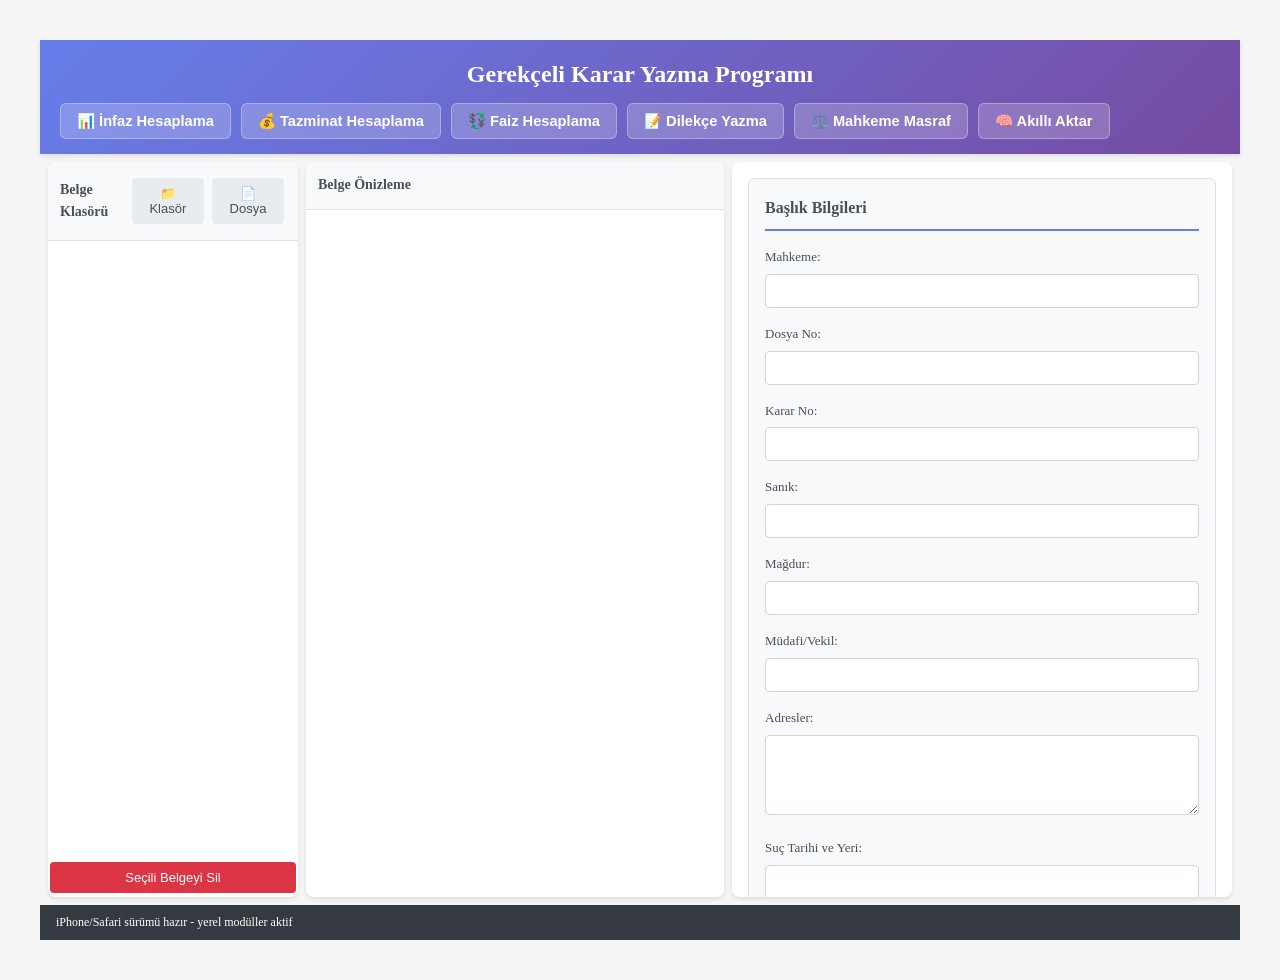
<file: index.html>
<!DOCTYPE html>
<html lang="tr">
<head>
    <meta charset="UTF-8">
    <meta name="viewport" content="width=device-width, initial-scale=1.0">
    <title>Gerekçeli Karar Yazma Programı</title>
    <meta name="theme-color" content="#0f5f86">
    <meta name="apple-mobile-web-app-capable" content="yes">
    <meta name="apple-mobile-web-app-title" content="Karar Yazma">
    <link rel="manifest" href="manifest.webmanifest">
    <link rel="stylesheet" href="styles.css">
</head>
<body>
    <div class="container">
        <header class="header">
            <h1>Gerekçeli Karar Yazma Programı</h1>
            <div class="toolbar">
                <button id="btn-infaz" class="tool-btn">📊 İnfaz Hesaplama</button>
                <button id="btn-tazminat" class="tool-btn">💰 Tazminat Hesaplama</button>
                <button id="btn-faiz" class="tool-btn">💱 Faiz Hesaplama</button>
                <button id="btn-dilekce" class="tool-btn">📝 Dilekçe Yazma</button>
                <button id="btn-mahkeme-masraf" class="tool-btn">⚖️ Mahkeme Masraf</button>
                <button id="btn-akilli-aktar" class="tool-btn">🧠 Akıllı Aktar</button>
            </div>
        </header>

        <div class="main-content">
            <div class="left-panel">
                <div class="panel-header">
                    <h3>Belge Klasörü</h3>
                    <div style="display:flex;gap:4px;">
                        <button id="btn-select-folder" class="btn-small">📁 Klasör</button>
                        <button id="btn-select-file" class="btn-small">📄 Dosya</button>
                    </div>
                </div>
                <div id="folder-tree" class="folder-tree"></div>
                <button id="btn-delete" class="btn-danger">Seçili Belgeyi Sil</button>
            </div>

            <div class="center-panel">
                <div class="panel-header">
                    <h3>Belge Önizleme</h3>
                </div>
                <div id="preview" class="preview"></div>
            </div>

            <div class="right-panel">
                <div class="scrollable-content">
                    <div class="section">
                        <h3>Başlık Bilgileri</h3>
                        <div class="form-group">
                            <label>Mahkeme:</label>
                            <input type="text" id="mahkeme" class="form-input">
                        </div>
                        <div class="form-group">
                            <label>Dosya No:</label>
                            <input type="text" id="esas_no" class="form-input">
                        </div>
                        <div class="form-group">
                            <label>Karar No:</label>
                            <input type="text" id="karar_no" class="form-input">
                        </div>
                        <div class="form-group">
                            <label>Sanık:</label>
                            <input type="text" id="sanik_ad" class="form-input">
                        </div>
                        <div class="form-group">
                            <label>Mağdur:</label>
                            <input type="text" id="magdur_ad" class="form-input">
                        </div>
                        <div class="form-group">
                            <label>Müdafi/Vekil:</label>
                            <input type="text" id="avukatlar" class="form-input">
                        </div>
                        <div class="form-group">
                            <label>Adresler:</label>
                            <textarea id="adresler" class="form-textarea" rows="2"></textarea>
                        </div>
                        <div class="form-group">
                            <label>Suç Tarihi ve Yeri:</label>
                            <input type="text" id="suc_tarih_yer" class="form-input">
                        </div>
                        <div class="form-group">
                            <label>Sevk Maddesi:</label>
                            <input type="text" id="sevk_maddeleri" class="form-input">
                        </div>
                    </div>

                    <div class="section">
                        <h3>Ceza Hesaplama</h3>
                        <div class="form-group">
                            <label>Temel Ceza (Yıl):</label>
                            <input type="number" id="ceza-yil" class="form-input" min="0" step="0.1">
                        </div>
                        <div class="form-group">
                            <label>Temel Ceza (Ay):</label>
                            <input type="number" id="ceza-ay" class="form-input" min="0" max="11" step="1">
                        </div>
                        <div class="form-group">
                            <label>Temel Ceza (Gün):</label>
                            <input type="number" id="ceza-gun" class="form-input" min="0" step="1">
                        </div>
                        <div class="form-group">
                            <label>Para Cezası (Gün):</label>
                            <input type="number" id="ceza-para-gun" class="form-input" min="0" step="1">
                        </div>
                        
                        <div class="button-group">
                            <h4>Artırımlar</h4>
                            <button class="btn-small" data-action="add-artirim" data-madde="TCK 61" data-oran="0.5">TCK 61 (%50)</button>
                            <button class="btn-small" data-action="add-artirim" data-madde="TCK 62" data-oran="0.5">TCK 62 (%50)</button>
                        </div>
                        
                        <div class="button-group">
                            <h4>İndirimler</h4>
                            <button class="btn-small" data-action="add-indirim" data-madde="TCK 39" data-oran="0.25">TCK 39 (%25)</button>
                            <button class="btn-small" data-action="add-indirim" data-madde="TCK 62" data-oran="0.166">TCK 62 (1/6)</button>
                            <button class="btn-small" data-action="add-indirim" data-madde="TCK 29" data-oran="0.25">TCK 29 (%25)</button>
                        </div>
                        
                        <button id="btn-hesapla-ceza" class="btn-primary">Ceza Hesapla</button>
                        <div id="ceza-sonuc" class="result-box"></div>
                        <button id="btn-cezayi-hukume-ekle" class="btn-secondary">Hesaplanan Cezayı Hüküm Bölümüne Ekle</button>
                    </div>

                    <div class="section">
                        <h3>Bölümler</h3>
                        <div class="form-group">
                            <label>I. İddianame Özeti:</label>
                            <textarea id="iddianame" class="form-textarea" rows="5"></textarea>
                            <button class="btn-small" data-action="append-selection" data-section="iddianame">Seçili Metni Ekle</button>
                        </div>
                        <div class="form-group">
                            <label>II. Sanık Savunması:</label>
                            <textarea id="savunma" class="form-textarea" rows="5"></textarea>
                            <button class="btn-small" data-action="append-selection" data-section="savunma">Seçili Metni Ekle</button>
                        </div>
                        <div class="form-group">
                            <label>III. Tanık Beyanları:</label>
                            <textarea id="tanik" class="form-textarea" rows="5"></textarea>
                            <button class="btn-small" data-action="append-selection" data-section="tanik">Seçili Metni Ekle</button>
                        </div>
                        <div class="form-group">
                            <label>IV. Adli Raporların Değerlendirilmesi:</label>
                            <textarea id="rapor" class="form-textarea" rows="5"></textarea>
                            <button class="btn-small" data-action="append-selection" data-section="rapor">Seçili Metni Ekle</button>
                        </div>
                        <div class="form-group">
                            <label>V. Hukuki Gerekçe:</label>
                            <textarea id="hukuki" class="form-textarea" rows="5"></textarea>
                            <button class="btn-small" data-action="append-selection" data-section="hukuki">Seçili Metni Ekle</button>
                        </div>
                        <div class="form-group">
                            <label>VI. Hüküm:</label>
                            <textarea id="hukum" class="form-textarea" rows="5"></textarea>
                            <button class="btn-small" data-action="append-selection" data-section="hukum">Seçili Metni Ekle</button>
                        </div>
                    </div>

                    <div class="section">
                        <h3>İşlemler</h3>
                        <button id="btn-export-docx" class="btn-primary">Word'e Aktar (DOCX)</button>
                        <button id="btn-export-html" class="btn-secondary">HTML Olarak Kaydet</button>
                        <button id="btn-load-udf" class="btn-secondary">UDF Şablon Yükle</button>
                        <button id="btn-update-preview" class="btn-secondary">Önizlemeyi Güncelle</button>
                    </div>

                    <div class="section">
                        <h3>Gerekçeli Karar Taslağı</h3>
                        <div id="template-preview" class="template-preview"></div>
                    </div>
                </div>
            </div>
        </div>

        <div class="status-bar">
            <span id="status-text">Hazır</span>
        </div>
    </div>

    <!-- Modal Pencereler -->
    <!-- İnfaz Hesaplama Modal -->
    <div id="modal-infaz" class="modal">
        <div class="modal-content large-modal infaz-modal">
            <div class="modal-header">
                <h2>📊 İnfaz Hesaplama</h2>
                <span class="infaz-modul-etiket">TCK m.63 mahsup · 5275 m.107 yaş indirimi · m.108</span>
                <span class="close" data-modal="infaz">&times;</span>
            </div>
            <div class="modal-body infaz-modal-body">
                <div class="infaz-layout">
                    <!-- Orta panel: ceza ve tarih bilgileri -->
                    <div class="infaz-orta-panel">
                        <div class="infaz-bilgi-banner">
                            Bu sürümde <strong>TCK m.63 tutukluluk mahsubu</strong> ve
                            <strong>5275 m.107 yaş indirimi</strong> (15 altı: 1=3 gün, 15-18: 1=2 gün) uygulanır.
                            Takvim hesabı: yıl 365/366 gün, aylar gerçek uzunluklarıyla.
                        </div>
                        <div class="form-section">
                            <h3>Ceza Bilgileri</h3>
                            <div class="form-row">
                                <div class="form-group">
                                    <label>Ceza (Yıl):</label>
                                    <input type="number" id="infaz-yil" class="form-input" min="0" max="100" value="0">
                                </div>
                                <div class="form-group">
                                    <label>Ceza (Ay):</label>
                                    <input type="number" id="infaz-ay" class="form-input" min="0" max="11" value="0">
                                </div>
                                <div class="form-group">
                                    <label>Ceza (Gün):</label>
                                    <input type="number" id="infaz-gun" class="form-input" min="0" max="365" value="0">
                                </div>
                            </div>
                        </div>

                        <div class="form-section">
                            <h3>Tarih Bilgileri</h3>
                            <div class="form-row">
                                <div class="form-group">
                                    <label>Suç Tarihi:</label>
                                    <input type="date" id="infaz-suc-tarihi" class="form-input">
                                </div>
                                <div class="form-group">
                                    <label>Cezaevi Giriş Tarihi:</label>
                                    <input type="date" id="infaz-cezaevi-giris" class="form-input">
                                </div>
                            </div>
                        </div>

                        <div class="form-section infaz-mahsup-section">
                            <h3>TCK m.63 — Tutukluluk Mahsubu</h3>
                            <p class="infaz-not">Ceza infazına başlamadan önce tutuklu kalınan süre cezadan düşülür. Tahliye edilip sonra cezaevine girildiyse yalnızca tutukluluk süresi mahsup edilir.</p>
                            <div class="form-row">
                                <div class="form-group">
                                    <label>Tutuklama Tarihi:</label>
                                    <input type="date" id="infaz-tutuklama-tarihi" class="form-input">
                                </div>
                                <div class="form-group">
                                    <label>Tutukluluk Tahliye Tarihi:</label>
                                    <input type="date" id="infaz-tutukluluk-tahliye" class="form-input">
                                </div>
                            </div>
                            <div class="form-group">
                                <label>Mahsup Özeti (otomatik):</label>
                                <input type="text" id="infaz-mahsup-ozet" class="form-input infaz-readonly infaz-mahsup-ozet-kutu" readonly placeholder="Tutuklama/tahliye tarihlerinden hesaplanır">
                            </div>
                            <div class="form-group">
                                <label><input type="checkbox" id="infaz-manuel-mahsup"> Mahsup süresini manuel gir (yıl / ay / gün)</label>
                            </div>
                            <div id="infaz-manuel-mahsup-grup" class="form-row" style="display:none;">
                                <div class="form-group">
                                    <label>Mahsup (Yıl):</label>
                                    <input type="number" id="infaz-mahsup-yil" class="form-input" min="0" value="0">
                                </div>
                                <div class="form-group">
                                    <label>Mahsup (Ay):</label>
                                    <input type="number" id="infaz-mahsup-ay" class="form-input" min="0" max="11" value="0">
                                </div>
                                <div class="form-group">
                                    <label>Mahsup (Gün):</label>
                                    <input type="number" id="infaz-mahsup-gun" class="form-input" min="0" value="0">
                                </div>
                            </div>
                        </div>

                        <div class="form-section infaz-yas-section">
                            <h3>5275 m.107 — Yaş ve Fiili İnfaz İndirimi</h3>
                            <p class="infaz-not">18 yaşından küçüklerde cezaevinde geçen her gün, yaşa göre katlanarak sayılır. Doğum tarihi giriniz.</p>
                            <div class="form-group">
                                <label>Doğum Tarihi:</label>
                                <input type="date" id="infaz-dogum-tarihi" class="form-input">
                            </div>
                            <div id="infaz-yas-info" class="infaz-yas-info">
                                Doğum tarihi girildiğinde yaş grubu ve m.107 indirimi burada gösterilir.
                            </div>
                            <div id="infaz-yas-badge" class="infaz-yas-badge" style="display:none;"></div>
                        </div>

                        <div class="form-section">
                            <h3>Hesaplanan Tarihler</h3>
                            <div class="form-row">
                                <div class="form-group">
                                    <label>Koşullu Salıverilme Tarihi:</label>
                                    <input type="text" id="infaz-kosullu-tarih" class="form-input infaz-readonly" readonly placeholder="Hesaplanacak">
                                </div>
                                <div class="form-group">
                                    <label>Hakederek Tahliye Tarihi:</label>
                                    <input type="text" id="infaz-hakederek-tarih" class="form-input infaz-readonly" readonly placeholder="Hesaplanacak">
                                </div>
                            </div>
                            <div class="form-row">
                                <div class="form-group">
                                    <label>Denetimli Serbestlik Bitişi:</label>
                                    <input type="text" id="infaz-tahliye-tarih" class="form-input infaz-readonly" readonly placeholder="Denetimli seçilirse">
                                </div>
                            </div>
                        </div>

                        <div class="form-section">
                            <h3>5275 m.108 — Otomatik İnfaz Oranı</h3>
                            <div id="infaz-rejim-bilgi" class="infaz-rejim-bilgi">
                                Suç tarihine göre infaz oranı otomatik belirlenir.
                            </div>
                            <div class="form-row infaz-oran-ozet">
                                <div class="form-group">
                                    <label>Uygulanan Oran:</label>
                                    <input type="text" id="infaz-oran-goster" class="form-input infaz-readonly" readonly value="—">
                                </div>
                                <div class="form-group">
                                    <label>Madde Açıklaması:</label>
                                    <input type="text" id="infaz-madde-aciklama" class="form-input infaz-readonly" readonly value="—">
                                </div>
                            </div>
                            <div class="form-group">
                                <label><input type="checkbox" id="infaz-manuel-oran"> Manuel oran seç (otomatik yerine)</label>
                            </div>
                            <div id="infaz-manuel-oran-grup" class="radio-group" style="display:none;">
                                <label><input type="radio" name="infaz-orani" value="0.5" checked> 1/2 (m.107/2 genel)</label>
                                <label><input type="radio" name="infaz-orani" value="0.667"> 2/3 (m.107/2 istisna / m.108/1 tekerrür)</label>
                                <label><input type="radio" name="infaz-orani" value="0.75"> 3/4 (m.108/9 istisna suç)</label>
                            </div>
                        </div>
                    </div>

                    <!-- Yan panel: istisna suçlar ve özel durumlar -->
                    <div class="infaz-yan-panel">
                        <div class="form-section">
                            <h3>İstisna Suçlar (m.108/9)</h3>
                            <div class="checkbox-group">
                                <label><input type="checkbox" id="infaz-tck102" class="infaz-istisna"> TCK 102 — Cinsel Saldırı</label>
                                <label><input type="checkbox" id="infaz-tck103" class="infaz-istisna"> TCK 103 — Çocukların Cinsel İstismarı</label>
                                <label><input type="checkbox" id="infaz-tck104" class="infaz-istisna"> TCK 104 — Reşit Olmayanla Cinsel İlişki</label>
                                <label><input type="checkbox" id="infaz-tck188" class="infaz-istisna"> TCK 188 — Uyuşturucu/Uyarıcı Madde</label>
                                <label><input type="checkbox" id="infaz-teror" class="infaz-istisna"> Terör suçları (3713 s.k.)</label>
                                <label><input type="checkbox" id="infaz-orgut" class="infaz-istisna"> Örgüt suçları (m.107/4)</label>
                            </div>
                            <p class="infaz-not">15-18 yaş grubunda istisna suçlarda oran 3/4 olarak uygulanır (7242 sonrası).</p>
                        </div>

                        <div class="form-section">
                            <h3>Özel Durumlar</h3>
                            <div class="checkbox-group">
                                <label><input type="checkbox" id="infaz-tekerrur"> Tekerrür (m.108/1)</label>
                                <label><input type="checkbox" id="infaz-ikinci-tekerrur"> İkinci tekerrür (m.108/13)</label>
                                <label><input type="checkbox" id="infaz-denetimli"> Denetimli Serbestlik (m.105/A)</label>
                            </div>
                            <input type="hidden" id="infaz-yas-grubu" value="Normal">
                        </div>
                    </div>
                </div>

                <div class="infaz-actions">
                    <button id="btn-hesapla-infaz" class="btn-primary">Hesapla</button>
                </div>
                <div id="infaz-hesap-ozet" class="infaz-hesap-ozet" style="display:none;">
                    <h3>Hesaplama Özeti</h3>
                    <div class="infaz-ozet-grid">
                        <div class="infaz-ozet-kutu"><span class="infaz-ozet-baslik">Toplam Ceza</span><span id="ozet-toplam-ceza" class="infaz-ozet-deger">—</span></div>
                        <div class="infaz-ozet-kutu infaz-ozet-mahsup"><span class="infaz-ozet-baslik">TCK m.63 Mahsup</span><span id="ozet-mahsup" class="infaz-ozet-deger">—</span></div>
                        <div class="infaz-ozet-kutu"><span class="infaz-ozet-baslik">Kalan Ceza</span><span id="ozet-kalan-ceza" class="infaz-ozet-deger">—</span></div>
                        <div class="infaz-ozet-kutu infaz-ozet-yas"><span class="infaz-ozet-baslik">5275 m.107 Yaş</span><span id="ozet-yas-indirimi" class="infaz-ozet-deger">—</span></div>
                        <div class="infaz-ozet-kutu"><span class="infaz-ozet-baslik">Koşullu Salıverilme</span><span id="ozet-kosullu" class="infaz-ozet-deger">—</span></div>
                        <div class="infaz-ozet-kutu"><span class="infaz-ozet-baslik">Hakederek Tahliye</span><span id="ozet-hakederek" class="infaz-ozet-deger">—</span></div>
                    </div>
                </div>
                <div id="infaz-sonuc" class="result-box infaz-sonuc" style="display:none;"></div>
            </div>
        </div>
    </div>

    <!-- Tazminat Hesaplama Modal -->
    <div id="modal-tazminat" class="modal">
        <div class="modal-content large-modal">
            <div class="modal-header">
                <h2>💰 Tazminat Hesaplama (CMK 141-142)</h2>
                <span class="close" data-modal="tazminat">&times;</span>
            </div>
            <div class="modal-body">
                <div class="form-section">
                    <h3>Hesaplama Türü</h3>
                    <div class="radio-group">
                        <label><input type="radio" name="tazminat-turu" value="beraat" checked> Beraat Tazminatı</label>
                        <label><input type="radio" name="tazminat-turu" value="el-koyma"> El Koyma Tazminatı</label>
                    </div>
                </div>
                
                <div id="tazminat-beraat">
                    <div class="form-section">
                        <h3>Beraat Tazminatı Bilgileri</h3>
                        <div class="form-group">
                            <label>Suç Tarihi:</label>
                            <input type="date" id="tazminat-suc-tarihi" class="form-input">
                        </div>
                        <div class="form-group">
                            <label>Gözaltı Tarihi:</label>
                            <input type="date" id="tazminat-gozalti" class="form-input">
                        </div>
                        <div class="form-group">
                            <label>Tutuklama Tarihi:</label>
                            <input type="date" id="tazminat-tutuklama" class="form-input">
                        </div>
                        <div class="form-group">
                            <label>Tahliye Tarihi:</label>
                            <input type="date" id="tazminat-tahliye" class="form-input">
                        </div>
                    </div>
                </div>
                
                <div id="tazminat-el-koyma" style="display:none;">
                    <div class="form-section">
                        <h3>El Koyma Tazminatı Bilgileri</h3>
                        <div class="form-group">
                            <label>Suç Tarihi:</label>
                            <input type="date" id="tazminat-el-koyma-suc-tarihi" class="form-input">
                        </div>
                        <div class="form-group">
                            <label>El Koyma Tarihi:</label>
                            <input type="date" id="tazminat-el-koyma-tarihi" class="form-input">
                        </div>
                        <div class="form-group">
                            <label>Karar Kaldırılma Tarihi:</label>
                            <input type="date" id="tazminat-karar-kaldirilma" class="form-input">
                        </div>
                        <div class="form-group">
                            <label>Mal Değeri (TL):</label>
                            <input type="number" id="tazminat-mal-degeri" class="form-input" min="0" step="0.01">
                        </div>
                    </div>
                </div>
                
                <button id="btn-hesapla-tazminat" class="btn-primary">Hesapla</button>
                <div id="tazminat-sonuc" class="result-box" style="display:none;"></div>
            </div>
        </div>
    </div>

    <!-- Faiz Hesaplama Modal -->
    <div id="modal-faiz" class="modal">
        <div class="modal-content large-modal">
            <div class="modal-header">
                <h2>💱 İki Tarih Arası Faiz Hesaplama</h2>
                <span class="close" data-modal="faiz">&times;</span>
            </div>
            <div class="modal-body">
                <div class="faiz-info-banner">
                    <strong>2026 oranları güncel:</strong> Yasal (avans) %39,75 — Reeskont %38,75
                    <span class="faiz-info-kaynak">TCMB 20.12.2025</span>
                </div>

                <div class="form-row faiz-toolbar">
                    <button type="button" id="btn-faiz-oran" class="btn-secondary btn-small">📋 Oran Tablosu</button>
                    <button type="button" id="btn-faiz-kanun" class="btn-secondary btn-small">📜 Kanun Özeti</button>
                </div>

                <div class="form-section">
                    <h3>Faiz Türü</h3>
                    <div class="radio-group">
                        <label><input type="radio" name="faiz-turu" value="yasal" checked> Yasal Faiz</label>
                        <label><input type="radio" name="faiz-turu" value="reeskont"> Reeskont Faiz</label>
                        <label><input type="radio" name="faiz-turu" value="her-ikisi"> Her İkisi</label>
                    </div>
                </div>

                <div class="form-row">
                    <div class="form-group">
                        <label>Ana Para (TL):</label>
                        <input type="number" id="faiz-ana-para" class="form-input" min="0" step="0.01" placeholder="0,00">
                    </div>
                    <div class="form-group">
                        <label>Başlangıç Tarihi:</label>
                        <input type="date" id="faiz-baslangic" class="form-input">
                    </div>
                    <div class="form-group">
                        <label>Bitiş Tarihi:</label>
                        <input type="date" id="faiz-bitis" class="form-input">
                    </div>
                </div>

                <div class="form-row faiz-actions">
                    <button id="btn-hesapla-faiz" class="btn-primary">Hesapla</button>
                    <button type="button" id="btn-faiz-kopyala" class="btn-secondary" style="display:none;">Detayı Kopyala</button>
                </div>

                <div id="faiz-ozet" class="faiz-ozet-grid" style="display:none;">
                    <div class="faiz-ozet-kutu">
                        <span class="faiz-ozet-label">Yasal Faiz</span>
                        <span id="faiz-ozet-yasal" class="faiz-ozet-deger">—</span>
                    </div>
                    <div class="faiz-ozet-kutu">
                        <span class="faiz-ozet-label">Reeskont Faiz</span>
                        <span id="faiz-ozet-reeskont" class="faiz-ozet-deger">—</span>
                    </div>
                    <div class="faiz-ozet-kutu faiz-ozet-toplam">
                        <span class="faiz-ozet-label">Toplam (Ana Para + Faiz)</span>
                        <span id="faiz-ozet-toplam" class="faiz-ozet-deger">—</span>
                    </div>
                </div>

                <pre id="faiz-detay" class="faiz-detay-pre" style="display:none;"></pre>
                <div id="faiz-sonuc" class="result-box" style="display:none;"></div>

                <div id="faiz-metin-modal" class="faiz-metin-overlay" style="display:none;">
                    <div class="faiz-metin-panel">
                        <div class="faiz-metin-header">
                            <h3 id="faiz-metin-baslik">Bilgi</h3>
                            <button type="button" id="btn-faiz-metin-kapat" class="btn-small">&times;</button>
                        </div>
                        <pre id="faiz-metin-icerik" class="faiz-metin-pre"></pre>
                    </div>
                </div>
            </div>
        </div>
    </div>

    <!-- Dilekçe Yazma Modal -->
    <div id="modal-dilekce" class="modal">
        <div class="modal-content large-modal">
            <div class="modal-header">
                <h2>📝 Dilekçe Yazma</h2>
                <span class="close" data-modal="dilekce">&times;</span>
            </div>
            <div class="modal-body">
                <div class="form-section">
                    <h3>Dilekçe Türü</h3>
                    <div class="form-group">
                        <select id="dilekce-turu" class="form-input">
                            <option value="istinaf">İstinaf Dilekçesi (CMK 272)</option>
                            <option value="temyiz">Temyiz Dilekçesi (CMK 286)</option>
                            <option value="savunma">Savunma Dilekçesi</option>
                            <option value="mudafilik">Müdafi Dilekçesi</option>
                            <option value="tazminat">Tazminat Dilekçesi (CMK 141-142)</option>
                            <option value="delil">Delil Sunma Dilekçesi</option>
                            <option value="genel">Genel Dilekçe</option>
                        </select>
                    </div>
                </div>

                <div class="form-row">
                    <div class="form-group">
                        <label>Mahkeme:</label>
                        <input type="text" id="dilekce-mahkeme" class="form-input" placeholder="Örn: ... Ağır Ceza Mahkemesi">
                    </div>
                    <div class="form-group">
                        <label>Üst Mahkeme (İstinaf/Temyiz):</label>
                        <input type="text" id="dilekce-ust-mahkeme" class="form-input" placeholder="Örn: ... Bölge Adliye Mahkemesi">
                    </div>
                </div>

                <div class="form-row">
                    <div class="form-group">
                        <label>Esas No:</label>
                        <input type="text" id="dilekce-esas-no" class="form-input">
                    </div>
                    <div class="form-group">
                        <label>Karar No:</label>
                        <input type="text" id="dilekce-karar-no" class="form-input">
                    </div>
                </div>

                <div class="form-row">
                    <div class="form-group">
                        <label>Dilekçe Sahibi / Sanık:</label>
                        <input type="text" id="dilekce-sahibi" class="form-input">
                    </div>
                    <div class="form-group">
                        <label>Müdafi / Vekil:</label>
                        <input type="text" id="dilekce-mudafi" class="form-input">
                    </div>
                </div>

                <div class="form-group">
                    <label>Adres:</label>
                    <textarea id="dilekce-adres" class="form-textarea" rows="2"></textarea>
                </div>

                <div class="form-row">
                    <div class="form-group">
                        <label>Konu:</label>
                        <input type="text" id="dilekce-konu" class="form-input" placeholder="Dilekçe konusu">
                    </div>
                    <div class="form-group">
                        <label>Tebliğ / Dilekçe Tarihi:</label>
                        <input type="date" id="dilekce-teblig-tarihi" class="form-input">
                    </div>
                </div>

                <div class="form-group">
                    <label>Ek Açıklamalar / Gerekçeler:</label>
                    <textarea id="dilekce-ek" class="form-textarea" rows="4" placeholder="Dilekçe gerekçelerinizi buraya yazın"></textarea>
                </div>

                <div class="form-row faiz-actions">
                    <button id="btn-dilekce-olustur" class="btn-primary">Şablon Oluştur</button>
                    <button type="button" id="btn-dilekce-kopyala" class="btn-secondary" style="display:none;">Kopyala</button>
                    <button type="button" id="btn-dilekce-kaydet" class="btn-secondary" style="display:none;">Kaydet (.txt)</button>
                    <button type="button" id="btn-dilekce-savunmaya-ekle" class="btn-secondary" style="display:none;">Savunmaya Ekle</button>
                </div>

                <div class="form-group" style="margin-top:12px;">
                    <label>Dilekçe Metni:</label>
                    <textarea id="dilekce-metin" class="form-textarea dilekce-metin" rows="18" placeholder="Şablon oluştur butonuna basın veya doğrudan yazın"></textarea>
                </div>
            </div>
        </div>
    </div>

    <!-- Mahkeme Masraf Hesaplama Modal -->
    <div id="modal-mahkeme-masraf" class="modal">
        <div class="modal-content large-modal">
            <div class="modal-header">
                <h2>⚖️ Mahkeme Masraf Hesaplama</h2>
                <span class="close" data-modal="mahkeme-masraf">&times;</span>
            </div>
            <div class="modal-body">
                <div class="form-section">
                    <h3>Dava Bilgileri</h3>
                    <div class="form-group">
                        <label>Dava Değeri (TL):</label>
                        <input type="number" id="masraf-dava-degeri" class="form-input" min="0" step="0.01">
                    </div>
                    <div class="form-group">
                        <label>Hüküm Altına Alınan Miktar (TL):</label>
                        <input type="number" id="masraf-hukum-miktari" class="form-input" min="0" step="0.01">
                    </div>
                    <div class="form-group">
                        <label>Kabul Oranı (%):</label>
                        <input type="number" id="masraf-kabul-orani" class="form-input" min="0" max="100" value="100" step="0.1">
                    </div>
                </div>
                
                <div class="form-section">
                    <h3>Masraflar</h3>
                    <div class="form-group">
                        <label>PTT Tebligat Sayısı:</label>
                        <input type="number" id="masraf-tebligat-sayisi" class="form-input" min="0" value="0">
                    </div>
                    <div class="form-group">
                        <label>Tebligat Türü:</label>
                        <select id="masraf-tebligat-turu" class="form-input">
                            <option value="normal">Normal (210 TL)</option>
                            <option value="hizli">Hızlı (420 TL)</option>
                            <option value="elektronik">Elektronik (15 TL)</option>
                        </select>
                    </div>
                    <div class="form-group">
                        <label>Keşif Masrafı (TL):</label>
                        <input type="number" id="masraf-kesif" class="form-input" min="0" step="0.01" value="0">
                    </div>
                </div>
                
                <button id="btn-hesapla-masraf" class="btn-primary">Hesapla</button>
                <div id="masraf-sonuc" class="result-box" style="display:none;"></div>
            </div>
        </div>
    </div>

    <script src="faiz-engine.js"></script>
    <script src="dilekce-engine.js"></script>
    <script src="karar-import-engine.js"></script>
    <script src="renderer.js"></script>
    <script src="smart-import-ui.js"></script>
    <script>
        if ('serviceWorker' in navigator && location.protocol !== 'file:') {
            navigator.serviceWorker.register('./sw.js').catch(() => {});
        }
    </script>
</body>
</html>
</file>
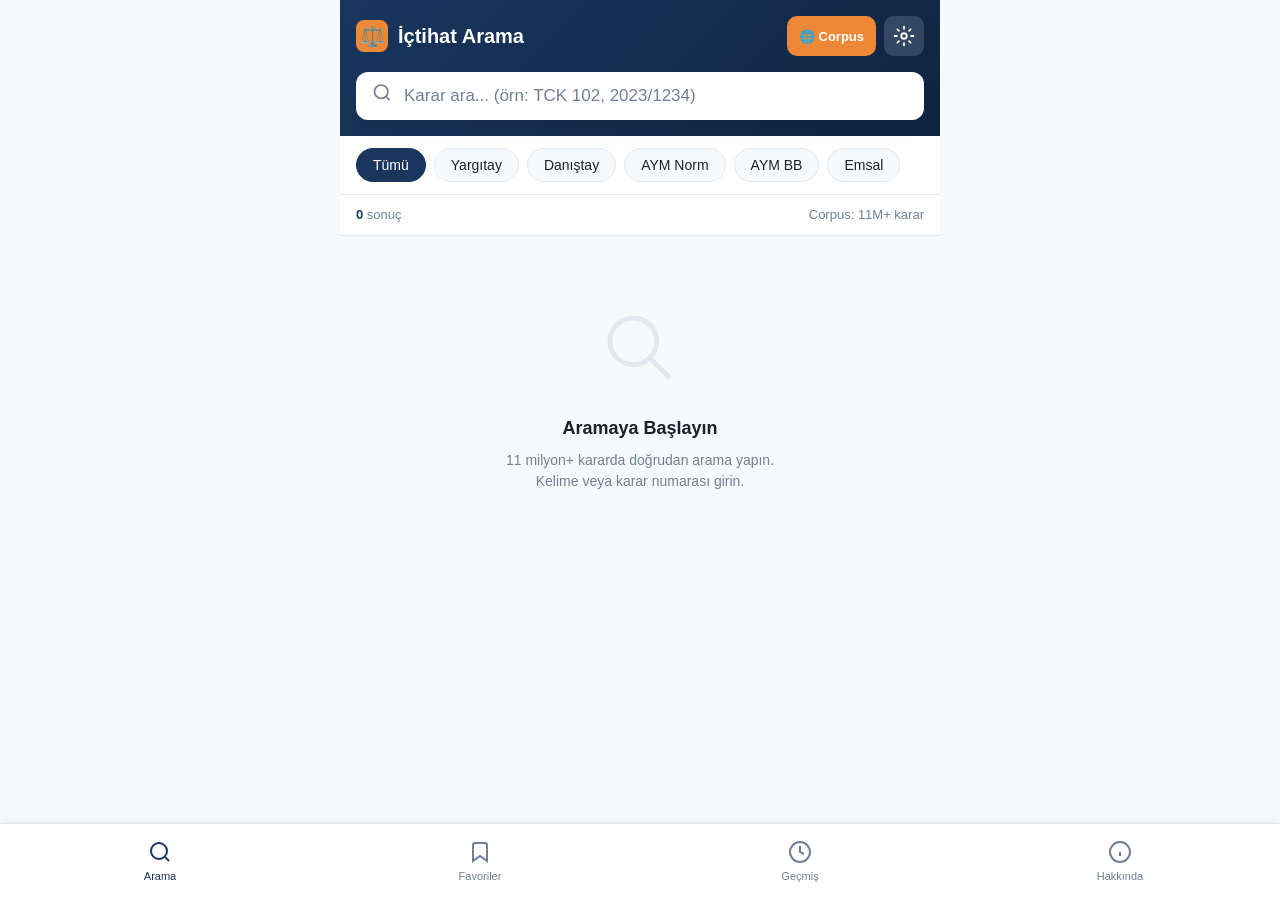
<file: ictihat-arama/index.html>
<!DOCTYPE html>
<html lang="tr">
<head>
    <meta charset="UTF-8">
    <meta name="viewport" content="width=device-width, initial-scale=1.0, maximum-scale=1.0, user-scalable=no, viewport-fit=cover">
    <meta name="apple-mobile-web-app-capable" content="yes">
    <meta name="apple-mobile-web-app-status-bar-style" content="black-translucent">
    <meta name="apple-mobile-web-app-title" content="İçtihat Ara">
    <meta name="theme-color" content="#1a365d">
    <meta name="description" content="11 Milyon Türk Mahkeme Kararı Arama Motoru - Yargıtay, Danıştay, Anayasa Mahkemesi">
    
    <link rel="manifest" href="manifest.json">
    <link rel="apple-touch-icon" href="icons/icon-192.png">
    
    <title>İçtihat Arama - Türk Mahkeme Kararları</title>
    
    <style>
        :root {
            --primary: #1a365d;
            --primary-light: #2c5282;
            --primary-dark: #0f2442;
            --accent: #ed8936;
            --accent-light: #fbd38d;
            --bg: #f7fafc;
            --card: #ffffff;
            --text: #1a202c;
            --text-muted: #718096;
            --border: #e2e8f0;
            --success: #38a169;
            --danger: #e53e3e;
            --shadow: 0 4px 6px -1px rgba(0,0,0,0.1);
            --shadow-lg: 0 10px 15px -3px rgba(0,0,0,0.1);
            --radius: 12px;
            --safe-top: env(safe-area-inset-top, 0px);
            --safe-bottom: env(safe-area-inset-bottom, 0px);
        }

        * {
            margin: 0;
            padding: 0;
            box-sizing: border-box;
            -webkit-tap-highlight-color: transparent;
        }

        html {
            height: 100%;
        }

        body {
            font-family: -apple-system, BlinkMacSystemFont, 'SF Pro Text', 'Segoe UI', Roboto, Helvetica, Arial, sans-serif;
            background: var(--bg);
            color: var(--text);
            min-height: 100%;
            line-height: 1.5;
            -webkit-font-smoothing: antialiased;
        }

        .app {
            display: flex;
            flex-direction: column;
            min-height: 100vh;
            padding-top: var(--safe-top);
        }

        /* Header */
        .header {
            background: linear-gradient(135deg, var(--primary) 0%, var(--primary-dark) 100%);
            color: white;
            padding: 16px;
            padding-top: calc(16px + var(--safe-top));
            position: sticky;
            top: 0;
            z-index: 100;
        }

        .header-top {
            display: flex;
            justify-content: space-between;
            align-items: center;
            margin-bottom: 16px;
        }

        .logo {
            display: flex;
            align-items: center;
            gap: 10px;
            font-size: 20px;
            font-weight: 700;
        }

        .logo-icon {
            width: 32px;
            height: 32px;
            background: var(--accent);
            border-radius: 8px;
            display: flex;
            align-items: center;
            justify-content: center;
        }

        .header-actions {
            display: flex;
            gap: 8px;
        }

        .icon-btn {
            width: 40px;
            height: 40px;
            border: none;
            background: rgba(255,255,255,0.15);
            color: white;
            border-radius: 10px;
            display: flex;
            align-items: center;
            justify-content: center;
            cursor: pointer;
            transition: background 0.2s;
        }

        .icon-btn:active {
            background: rgba(255,255,255,0.25);
        }

        .icon-btn svg {
            width: 22px;
            height: 22px;
        }

        .mode-btn {
            padding: 8px 12px;
            border: none;
            background: rgba(255,255,255,0.15);
            color: white;
            border-radius: 10px;
            font-size: 13px;
            font-weight: 600;
            cursor: pointer;
            transition: all 0.2s;
        }

        .mode-btn.online {
            background: var(--accent);
        }

        .mode-btn:active {
            transform: scale(0.95);
        }

        /* Search Box */
        .search-wrapper {
            position: relative;
        }

        .search-input {
            width: 100%;
            padding: 14px 16px 14px 48px;
            font-size: 17px;
            border: none;
            border-radius: var(--radius);
            background: white;
            color: var(--text);
            box-shadow: var(--shadow-lg);
            outline: none;
            -webkit-appearance: none;
        }

        .search-input::placeholder {
            color: var(--text-muted);
        }

        .search-icon {
            position: absolute;
            left: 16px;
            top: 50%;
            transform: translateY(-50%);
            color: var(--text-muted);
            pointer-events: none;
        }

        .search-icon svg {
            width: 20px;
            height: 20px;
        }

        .clear-btn {
            position: absolute;
            right: 12px;
            top: 50%;
            transform: translateY(-50%);
            width: 28px;
            height: 28px;
            border: none;
            background: var(--text-muted);
            color: white;
            border-radius: 50%;
            font-size: 16px;
            cursor: pointer;
            display: none;
            align-items: center;
            justify-content: center;
        }

        .clear-btn.show {
            display: flex;
        }

        /* Filters */
        .filters {
            display: flex;
            gap: 8px;
            padding: 12px 16px;
            overflow-x: auto;
            -webkit-overflow-scrolling: touch;
            scrollbar-width: none;
            background: white;
            border-bottom: 1px solid var(--border);
        }

        .filters::-webkit-scrollbar {
            display: none;
        }

        .filter-chip {
            flex-shrink: 0;
            padding: 8px 16px;
            background: var(--bg);
            border: 1px solid var(--border);
            border-radius: 20px;
            font-size: 14px;
            font-weight: 500;
            color: var(--text);
            cursor: pointer;
            transition: all 0.2s;
        }

        .filter-chip.active {
            background: var(--primary);
            border-color: var(--primary);
            color: white;
        }

        .filter-chip:active {
            transform: scale(0.95);
        }

        /* Stats Bar */
        .stats-bar {
            display: flex;
            justify-content: space-between;
            align-items: center;
            padding: 10px 16px;
            background: white;
            border-bottom: 1px solid var(--border);
            font-size: 13px;
            color: var(--text-muted);
        }

        .stats-count {
            font-weight: 600;
            color: var(--primary);
        }

        /* Main Content */
        .main {
            flex: 1;
            padding: 12px 16px;
            padding-bottom: calc(80px + var(--safe-bottom));
        }

        /* Result Cards */
        .result-card {
            background: var(--card);
            border-radius: var(--radius);
            padding: 16px;
            margin-bottom: 12px;
            box-shadow: var(--shadow);
            border-left: 4px solid var(--primary);
            cursor: pointer;
            transition: transform 0.2s, box-shadow 0.2s;
        }

        .result-card:active {
            transform: scale(0.98);
        }

        .result-header {
            display: flex;
            justify-content: space-between;
            align-items: flex-start;
            margin-bottom: 8px;
            gap: 8px;
        }

        .result-source {
            font-size: 11px;
            font-weight: 600;
            text-transform: uppercase;
            letter-spacing: 0.5px;
            padding: 4px 8px;
            border-radius: 4px;
            background: var(--primary-light);
            color: white;
        }

        .result-source.yargitay { background: #2b6cb0; }
        .result-source.danistay { background: #38a169; }
        .result-source.aym_norm { background: #d69e2e; }
        .result-source.aym_bb { background: #dd6b20; }
        .result-source.emsal { background: #805ad5; }

        .result-date {
            font-size: 12px;
            color: var(--text-muted);
        }

        .result-title {
            font-size: 15px;
            font-weight: 600;
            margin-bottom: 6px;
            line-height: 1.4;
        }

        .result-meta {
            font-size: 13px;
            color: var(--text-muted);
            margin-bottom: 8px;
        }

        .result-preview {
            font-size: 14px;
            color: var(--text-muted);
            line-height: 1.5;
            display: -webkit-box;
            -webkit-line-clamp: 3;
            -webkit-box-orient: vertical;
            overflow: hidden;
        }

        .result-preview mark {
            background: var(--accent-light);
            color: var(--text);
            padding: 0 2px;
            border-radius: 2px;
        }

        /* Empty State */
        .empty-state {
            text-align: center;
            padding: 60px 20px;
        }

        .empty-icon {
            width: 80px;
            height: 80px;
            margin: 0 auto 20px;
            color: var(--border);
        }

        .empty-title {
            font-size: 18px;
            font-weight: 600;
            margin-bottom: 8px;
        }

        .empty-text {
            font-size: 14px;
            color: var(--text-muted);
            max-width: 280px;
            margin: 0 auto;
        }

        /* Loading */
        .loading {
            display: flex;
            flex-direction: column;
            align-items: center;
            justify-content: center;
            padding: 60px 20px;
            gap: 16px;
        }

        .spinner {
            width: 40px;
            height: 40px;
            border: 4px solid var(--border);
            border-top-color: var(--primary);
            border-radius: 50%;
            animation: spin 0.8s linear infinite;
        }

        @keyframes spin {
            to { transform: rotate(360deg); }
        }

        .loading-text {
            font-size: 14px;
            color: var(--text-muted);
        }

        /* Bottom Nav */
        .bottom-nav {
            position: fixed;
            bottom: 0;
            left: 0;
            right: 0;
            background: var(--card);
            border-top: 1px solid var(--border);
            display: flex;
            padding: 8px 0;
            padding-bottom: calc(8px + var(--safe-bottom));
            box-shadow: 0 -4px 6px -1px rgba(0,0,0,0.05);
            z-index: 100;
        }

        .nav-item {
            flex: 1;
            display: flex;
            flex-direction: column;
            align-items: center;
            gap: 4px;
            padding: 8px;
            text-decoration: none;
            color: var(--text-muted);
            font-size: 11px;
            font-weight: 500;
        }

        .nav-item.active {
            color: var(--primary);
        }

        .nav-item svg {
            width: 24px;
            height: 24px;
        }

        /* Modal Overlay */
        .modal-overlay {
            position: fixed;
            inset: 0;
            background: rgba(0,0,0,0.5);
            z-index: 200;
            opacity: 0;
            visibility: hidden;
            transition: all 0.3s;
        }

        .modal-overlay.show {
            opacity: 1;
            visibility: visible;
        }

        /* Detail Modal */
        .detail-modal {
            position: fixed;
            bottom: 0;
            left: 0;
            right: 0;
            max-height: 92vh;
            background: var(--card);
            border-radius: 20px 20px 0 0;
            z-index: 201;
            transform: translateY(100%);
            transition: transform 0.3s ease-out;
            display: flex;
            flex-direction: column;
        }

        .detail-modal.show {
            transform: translateY(0);
        }

        .modal-handle {
            width: 40px;
            height: 5px;
            background: var(--border);
            border-radius: 3px;
            margin: 12px auto;
        }

        .modal-header {
            padding: 0 20px 16px;
            border-bottom: 1px solid var(--border);
        }

        .modal-source {
            display: inline-block;
            font-size: 12px;
            font-weight: 600;
            text-transform: uppercase;
            padding: 4px 10px;
            border-radius: 4px;
            background: var(--primary);
            color: white;
            margin-bottom: 8px;
        }

        .modal-title {
            font-size: 18px;
            font-weight: 700;
            margin-bottom: 8px;
            line-height: 1.4;
        }

        .modal-meta {
            display: flex;
            flex-wrap: wrap;
            gap: 12px;
            font-size: 13px;
            color: var(--text-muted);
        }

        .modal-body {
            flex: 1;
            overflow-y: auto;
            padding: 20px;
            -webkit-overflow-scrolling: touch;
        }

        .modal-content {
            font-size: 15px;
            line-height: 1.8;
            white-space: pre-wrap;
            word-break: break-word;
        }

        .modal-footer {
            padding: 16px 20px;
            padding-bottom: calc(16px + var(--safe-bottom));
            display: flex;
            gap: 12px;
            border-top: 1px solid var(--border);
        }

        .modal-btn {
            flex: 1;
            padding: 14px;
            border: none;
            border-radius: 10px;
            font-size: 16px;
            font-weight: 600;
            cursor: pointer;
        }

        .modal-btn-primary {
            background: var(--primary);
            color: white;
        }

        .modal-btn-secondary {
            background: var(--bg);
            color: var(--text);
        }

        .modal-btn:active {
            opacity: 0.8;
        }

        /* Settings Modal */
        .settings-modal {
            position: fixed;
            top: 50%;
            left: 50%;
            transform: translate(-50%, -50%) scale(0.9);
            width: calc(100% - 40px);
            max-width: 400px;
            max-height: 80vh;
            background: var(--card);
            border-radius: var(--radius);
            z-index: 201;
            opacity: 0;
            visibility: hidden;
            transition: all 0.3s;
            overflow: hidden;
        }

        .settings-modal.show {
            opacity: 1;
            visibility: visible;
            transform: translate(-50%, -50%) scale(1);
        }

        .settings-header {
            padding: 20px;
            border-bottom: 1px solid var(--border);
            display: flex;
            justify-content: space-between;
            align-items: center;
        }

        .settings-title {
            font-size: 18px;
            font-weight: 600;
        }

        .settings-close {
            width: 32px;
            height: 32px;
            border: none;
            background: var(--bg);
            border-radius: 50%;
            font-size: 18px;
            cursor: pointer;
            display: flex;
            align-items: center;
            justify-content: center;
        }

        .settings-body {
            padding: 20px;
            overflow-y: auto;
            max-height: 60vh;
        }

        .settings-section {
            margin-bottom: 24px;
        }

        .settings-section:last-child {
            margin-bottom: 0;
        }

        .settings-label {
            font-size: 14px;
            font-weight: 600;
            margin-bottom: 12px;
            color: var(--text);
        }

        .settings-input {
            width: 100%;
            padding: 12px;
            border: 1px solid var(--border);
            border-radius: 8px;
            font-size: 15px;
            margin-bottom: 12px;
        }

        .settings-btn {
            width: 100%;
            padding: 14px;
            border: none;
            border-radius: 8px;
            font-size: 15px;
            font-weight: 600;
            cursor: pointer;
            margin-bottom: 8px;
        }

        .settings-btn-primary {
            background: var(--primary);
            color: white;
        }

        .settings-btn-danger {
            background: var(--danger);
            color: white;
        }

        .settings-btn-secondary {
            background: var(--bg);
            color: var(--text);
        }

        .settings-info {
            font-size: 13px;
            color: var(--text-muted);
            padding: 12px;
            background: var(--bg);
            border-radius: 8px;
        }

        /* Toast */
        .toast {
            position: fixed;
            bottom: 100px;
            left: 50%;
            transform: translateX(-50%) translateY(20px);
            background: var(--text);
            color: white;
            padding: 12px 24px;
            border-radius: 10px;
            font-size: 14px;
            font-weight: 500;
            z-index: 300;
            opacity: 0;
            visibility: hidden;
            transition: all 0.3s;
        }

        .toast.show {
            opacity: 1;
            visibility: visible;
            transform: translateX(-50%) translateY(0);
        }

        .toast.success {
            background: var(--success);
        }

        .toast.error {
            background: var(--danger);
        }

        /* Responsive */
        @media (min-width: 768px) {
            .app {
                max-width: 600px;
                margin: 0 auto;
            }
        }
    </style>
</head>
<body>
    <div class="app">
        <!-- Header -->
        <header class="header">
            <div class="header-top">
                <div class="logo">
                    <div class="logo-icon">⚖️</div>
                    İçtihat Arama
                </div>
                <div class="header-actions">
                    <button class="mode-btn online" id="searchModeBtn" onclick="toggleSearchMode()">🌐 Corpus</button>
                    <button class="icon-btn" id="settingsBtn" aria-label="Ayarlar">
                        <svg viewBox="0 0 24 24" fill="none" stroke="currentColor" stroke-width="2">
                            <circle cx="12" cy="12" r="3"/>
                            <path d="M12 1v4M12 19v4M4.22 4.22l2.83 2.83M16.95 16.95l2.83 2.83M1 12h4M19 12h4M4.22 19.78l2.83-2.83M16.95 7.05l2.83-2.83"/>
                        </svg>
                    </button>
                </div>
            </div>
            <div class="search-wrapper">
                <span class="search-icon">
                    <svg viewBox="0 0 24 24" fill="none" stroke="currentColor" stroke-width="2">
                        <circle cx="11" cy="11" r="8"/>
                        <path d="M21 21l-4.35-4.35"/>
                    </svg>
                </span>
                <input type="search" 
                       id="searchInput" 
                       class="search-input" 
                       placeholder="Karar ara... (örn: TCK 102, 2023/1234)"
                       autocomplete="off"
                       autocorrect="off"
                       autocapitalize="off"
                       spellcheck="false">
                <button class="clear-btn" id="clearBtn">×</button>
            </div>
        </header>

        <!-- Filters -->
        <div class="filters" id="filters">
            <button class="filter-chip active" data-source="all">Tümü</button>
            <button class="filter-chip" data-source="yargitay">Yargıtay</button>
            <button class="filter-chip" data-source="danistay">Danıştay</button>
            <button class="filter-chip" data-source="aym_norm">AYM Norm</button>
            <button class="filter-chip" data-source="aym_bb">AYM BB</button>
            <button class="filter-chip" data-source="emsal">Emsal</button>
        </div>

        <!-- Stats -->
        <div class="stats-bar">
            <span><span class="stats-count" id="resultCount">0</span> sonuç</span>
            <span id="dbStats">Corpus: 11M+ karar</span>
        </div>

        <!-- Main Content -->
        <main class="main" id="mainContent">
            <div class="loading" id="loadingState">
                <div class="spinner"></div>
                <span class="loading-text">Veriler yükleniyor...</span>
            </div>

            <div class="empty-state" id="emptyState" style="display: none;">
                <svg class="empty-icon" viewBox="0 0 24 24" fill="none" stroke="currentColor" stroke-width="1.5">
                    <path d="M21 21l-6-6m2-5a7 7 0 11-14 0 7 7 0 0114 0z"/>
                </svg>
                <h3 class="empty-title">Aramaya Başlayın</h3>
                <p class="empty-text">11 milyon+ kararda doğrudan arama yapın. Kelime veya karar numarası girin.</p>
            </div>

            <div id="resultsContainer"></div>
        </main>

        <!-- Bottom Navigation -->
        <nav class="bottom-nav">
            <a href="#" class="nav-item active" data-page="search">
                <svg viewBox="0 0 24 24" fill="none" stroke="currentColor" stroke-width="2">
                    <circle cx="11" cy="11" r="8"/>
                    <path d="M21 21l-4.35-4.35"/>
                </svg>
                Arama
            </a>
            <a href="#" class="nav-item" data-page="favorites">
                <svg viewBox="0 0 24 24" fill="none" stroke="currentColor" stroke-width="2">
                    <path d="M19 21l-7-5-7 5V5a2 2 0 012-2h10a2 2 0 012 2z"/>
                </svg>
                Favoriler
            </a>
            <a href="#" class="nav-item" data-page="history">
                <svg viewBox="0 0 24 24" fill="none" stroke="currentColor" stroke-width="2">
                    <circle cx="12" cy="12" r="10"/>
                    <polyline points="12 6 12 12 16 14"/>
                </svg>
                Geçmiş
            </a>
            <a href="#" class="nav-item" data-page="info">
                <svg viewBox="0 0 24 24" fill="none" stroke="currentColor" stroke-width="2">
                    <circle cx="12" cy="12" r="10"/>
                    <path d="M12 16v-4M12 8h.01"/>
                </svg>
                Hakkında
            </a>
        </nav>
    </div>

    <!-- Modal Overlay -->
    <div class="modal-overlay" id="modalOverlay"></div>

    <!-- Detail Modal -->
    <div class="detail-modal" id="detailModal">
        <div class="modal-handle"></div>
        <div class="modal-header">
            <span class="modal-source" id="modalSource">Kaynak</span>
            <h2 class="modal-title" id="modalTitle">Karar Başlığı</h2>
            <div class="modal-meta" id="modalMeta"></div>
        </div>
        <div class="modal-body">
            <div class="modal-content" id="modalContent"></div>
        </div>
        <div class="modal-footer">
            <button class="modal-btn modal-btn-secondary" id="copyBtn">📋 Kopyala</button>
            <button class="modal-btn modal-btn-primary" id="favBtn">⭐ Favorilere Ekle</button>
        </div>
    </div>

    <!-- Settings Modal -->
    <div class="settings-modal" id="settingsModal">
        <div class="settings-header">
            <h3 class="settings-title">⚙️ Ayarlar</h3>
            <button class="settings-close" id="settingsClose">×</button>
        </div>
        <div class="settings-body">
            <div class="settings-section">
                <div class="settings-label">📊 Veritabanı Durumu</div>
                <div class="settings-info" id="dbInfo">
                    Yükleniyor...
                </div>
            </div>
            <div class="settings-section">
                <div class="settings-label">📥 Veri Yükle</div>
                <input type="file" id="fileInput" accept=".json" style="display:none">
                <button class="settings-btn settings-btn-secondary" id="loadFileBtn">📁 JSON Dosyası Seç</button>
                <button class="settings-btn settings-btn-primary" id="loadSampleBtn">🌐 Örnek Veri İndir</button>
            </div>
            <div class="settings-section">
                <div class="settings-label">🗑️ Veri Yönetimi</div>
                <button class="settings-btn settings-btn-danger" id="clearDbBtn">Tüm Verileri Sil</button>
            </div>
            <div class="settings-section">
                <div class="settings-label">ℹ️ Hakkında</div>
                <div class="settings-info">
                    <strong>İçtihat Arama v1.0</strong><br>
                    11 Milyon Türk Mahkeme Kararı<br>
                    Veri Kaynağı: HuggingFace<br>
                    hamzabagirsakci/turkish-court-decisions
                </div>
            </div>
        </div>
    </div>

    <!-- Toast -->
    <div class="toast" id="toast"></div>

    <script src="app.js"></script>
</body>
</html>
</file>
<file: styles.css>
* {
    margin: 0;
    padding: 0;
    box-sizing: border-box;
}

body {
    font-family: 'Segoe UI', Tahoma, Geneva, Verdana, sans-serif;
    background-color: #f5f5f5;
    overflow: hidden;
}

.container {
    display: flex;
    flex-direction: column;
    height: 100vh;
}

.header {
    background: linear-gradient(135deg, #667eea 0%, #764ba2 100%);
    color: white;
    padding: 15px 20px;
    box-shadow: 0 2px 4px rgba(0,0,0,0.1);
}

.header h1 {
    font-size: 24px;
    margin-bottom: 10px;
}

.toolbar {
    display: flex;
    gap: 10px;
    flex-wrap: wrap;
}

.tool-btn {
    background-color: rgba(255, 255, 255, 0.2);
    border: 1px solid rgba(255, 255, 255, 0.3);
    color: white;
    padding: 8px 16px;
    border-radius: 6px;
    cursor: pointer;
    font-size: 11pt;
    font-weight: bold;
    transition: background-color 0.2s;
}

.tool-btn:hover {
    background-color: rgba(255, 255, 255, 0.3);
}

.main-content {
    display: flex;
    flex: 1;
    overflow: hidden;
    gap: 8px;
    padding: 8px;
}

.left-panel, .center-panel, .right-panel {
    background: white;
    border-radius: 8px;
    box-shadow: 0 2px 4px rgba(0,0,0,0.1);
    display: flex;
    flex-direction: column;
    overflow: hidden;
}

.left-panel {
    width: 250px;
    min-width: 200px;
}

.center-panel {
    flex: 1;
    min-width: 300px;
}

.right-panel {
    width: 500px;
    min-width: 400px;
}

.panel-header {
    padding: 12px;
    background-color: #f8f9fa;
    border-bottom: 1px solid #dee2e6;
    display: flex;
    justify-content: space-between;
    align-items: center;
}

.panel-header h3 {
    font-size: 14px;
    font-weight: 600;
    color: #495057;
}

.folder-tree {
    flex: 1;
    overflow-y: auto;
    padding: 8px;
}

.folder-item {
    padding: 6px 8px;
    cursor: pointer;
    border-radius: 4px;
    margin: 2px 0;
    user-select: none;
}

.folder-item:hover {
    background-color: #e9ecef;
}

.folder-item.selected {
    background-color: #667eea;
    color: white;
}

.preview {
    flex: 1;
    padding: 20px;
    overflow-y: auto;
    font-family: 'Times New Roman', serif;
    font-size: 12pt;
    line-height: 1.6;
    background-color: #fff;
}

.scrollable-content {
    flex: 1;
    overflow-y: auto;
    padding: 16px;
}

.section {
    margin-bottom: 24px;
    padding: 16px;
    background-color: #f8f9fa;
    border-radius: 6px;
    border: 1px solid #dee2e6;
}

.section h3 {
    font-size: 16px;
    margin-bottom: 16px;
    color: #495057;
    border-bottom: 2px solid #667eea;
    padding-bottom: 8px;
}

.section h4 {
    font-size: 14px;
    margin: 12px 0 8px 0;
    color: #6c757d;
}

.form-group {
    margin-bottom: 16px;
}

.form-group label {
    display: block;
    margin-bottom: 6px;
    font-size: 13px;
    font-weight: 500;
    color: #495057;
}

.form-input, .form-textarea {
    width: 100%;
    padding: 8px 12px;
    border: 1px solid #ced4da;
    border-radius: 4px;
    font-size: 13px;
    font-family: inherit;
}

.form-input:focus, .form-textarea:focus {
    outline: none;
    border-color: #667eea;
    box-shadow: 0 0 0 3px rgba(102, 126, 234, 0.1);
}

.form-textarea {
    resize: vertical;
    min-height: 80px;
}

.button-group {
    margin: 12px 0;
}

.btn-small, .btn-primary, .btn-secondary, .btn-danger {
    padding: 8px 16px;
    border: none;
    border-radius: 4px;
    cursor: pointer;
    font-size: 13px;
    font-weight: 500;
    transition: all 0.2s;
    margin: 4px 2px;
}

.btn-small {
    background-color: #e9ecef;
    color: #495057;
}

.btn-small:hover {
    background-color: #dee2e6;
}

.btn-primary {
    background-color: #667eea;
    color: white;
}

.btn-primary:hover {
    background-color: #5568d3;
}

.btn-secondary {
    background-color: #6c757d;
    color: white;
}

.btn-secondary:hover {
    background-color: #5a6268;
}

.btn-danger {
    background-color: #dc3545;
    color: white;
}

.btn-danger:hover {
    background-color: #c82333;
}

.result-box {
    margin: 12px 0;
    padding: 12px;
    background-color: #e7f3ff;
    border: 1px solid #b3d9ff;
    border-radius: 4px;
    font-weight: bold;
    color: #1976d2;
}

.template-preview {
    padding: 16px;
    background-color: white;
    border: 1px solid #dee2e6;
    border-radius: 4px;
    font-family: 'Times New Roman', serif;
    font-size: 12pt;
    line-height: 1.6;
    min-height: 200px;
    max-height: 400px;
    overflow-y: auto;
}

.status-bar {
    background-color: #343a40;
    color: white;
    padding: 8px 16px;
    font-size: 12px;
}

/* Scrollbar styling */
::-webkit-scrollbar {
    width: 8px;
    height: 8px;
}

::-webkit-scrollbar-track {
    background: #f1f1f1;
}

::-webkit-scrollbar-thumb {
    background: #888;
    border-radius: 4px;
}

::-webkit-scrollbar-thumb:hover {
    background: #555;
}

/* Modal Styles */
.modal {
    display: none;
    position: fixed;
    z-index: 10000;
    left: 0;
    top: 0;
    width: 100%;
    height: 100%;
    overflow: auto;
    background-color: rgba(0,0,0,0.5);
}

.modal-content {
    background-color: #fefefe;
    margin: 5% auto;
    padding: 0;
    border: 1px solid #888;
    border-radius: 8px;
    width: 90%;
    max-width: 800px;
    max-height: 85vh;
    display: flex;
    flex-direction: column;
    box-shadow: 0 4px 6px rgba(0,0,0,0.1);
}

.modal-content.large-modal {
    max-width: 1000px;
}

.modal-header {
    padding: 20px;
    background: linear-gradient(135deg, #667eea 0%, #764ba2 100%);
    color: white;
    border-radius: 8px 8px 0 0;
    display: flex;
    align-items: center;
    flex-wrap: wrap;
    gap: 8px;
    justify-content: space-between;
    align-items: center;
}

.modal-header h2 {
    margin: 0;
    font-size: 20px;
}

.close {
    color: white;
    font-size: 28px;
    font-weight: bold;
    cursor: pointer;
    line-height: 1;
}

.close:hover,
.close:focus {
    color: #f0f0f0;
    text-decoration: none;
}

.modal-body {
    padding: 20px;
    overflow-y: auto;
    flex: 1;
}

.form-section {
    margin-bottom: 24px;
    padding: 16px;
    background-color: #f8f9fa;
    border-radius: 6px;
    border: 1px solid #dee2e6;
}

.form-section h3 {
    font-size: 16px;
    margin-bottom: 12px;
    color: #495057;
    border-bottom: 2px solid #667eea;
    padding-bottom: 8px;
}

.form-row {
    display: flex;
    gap: 16px;
    flex-wrap: wrap;
}

.form-row .form-group {
    flex: 1;
    min-width: 150px;
}

.radio-group, .checkbox-group {
    display: flex;
    flex-direction: column;
    gap: 8px;
}

.radio-group label, .checkbox-group label {
    display: flex;
    align-items: center;
    gap: 8px;
    padding: 8px;
    background-color: white;
    border-radius: 4px;
    cursor: pointer;
    transition: background-color 0.2s;
}

.radio-group label:hover, .checkbox-group label:hover {
    background-color: #e9ecef;
}

.radio-group input[type="radio"],
.checkbox-group input[type="checkbox"] {
    margin: 0;
    cursor: pointer;
}

select.form-input {
    width: 100%;
    padding: 8px 12px;
    border: 1px solid #ced4da;
    border-radius: 4px;
    font-size: 13px;
    background-color: white;
}

/* İnfaz modal — orta / yan panel düzeni */
.infaz-modul-etiket {
    font-size: 11px;
    opacity: 0.9;
    margin-left: 12px;
    flex: 1;
}

.infaz-bilgi-banner {
    background: linear-gradient(135deg, #fff8e1 0%, #e8f5e9 100%);
    border: 1px solid #c8e6c9;
    border-radius: 8px;
    padding: 12px 14px;
    margin-bottom: 12px;
    font-size: 12px;
    line-height: 1.5;
    color: #37474f;
}

.infaz-mahsup-section {
    background: #fff8e1 !important;
    border-color: #ffcc80 !important;
}

.infaz-mahsup-section h3 {
    color: #e65100;
    border-bottom-color: #ff9800;
}

.infaz-mahsup-ozet-kutu {
    font-weight: bold;
    color: #e65100;
}

.infaz-yas-section {
    background: #e3f2fd !important;
    border-color: #90caf9 !important;
}

.infaz-yas-section h3 {
    color: #1565c0;
    border-bottom-color: #42a5f5;
}

.infaz-yas-info {
    padding: 10px 12px;
    background: white;
    border-radius: 6px;
    border: 1px dashed #90caf9;
    font-size: 12px;
    margin-top: 8px;
    color: #546e7a;
}

.infaz-yas-info.aktif {
    border-color: #42a5f5;
    background: #e3f2fd;
    color: #0d47a1;
    font-weight: 500;
}

.infaz-yas-info.yetiskin {
    border-color: #bdbdbd;
    background: #fafafa;
}

.infaz-hesap-ozet {
    margin-top: 16px;
    padding: 16px;
    background: #f1f8e9;
    border: 2px solid #7cb342;
    border-radius: 8px;
}

.infaz-hesap-ozet h3 {
    margin-bottom: 12px;
    color: #33691e;
    font-size: 15px;
}

.infaz-ozet-grid {
    display: grid;
    grid-template-columns: repeat(auto-fit, minmax(200px, 1fr));
    gap: 10px;
}

.infaz-ozet-kutu {
    background: white;
    border-radius: 6px;
    padding: 10px 12px;
    border: 1px solid #dee2e6;
}

.infaz-ozet-kutu.infaz-ozet-mahsup {
    border-color: #ff9800;
    background: #fff8e1;
}

.infaz-ozet-kutu.infaz-ozet-yas {
    border-color: #42a5f5;
    background: #e3f2fd;
}

.infaz-ozet-baslik {
    display: block;
    font-size: 11px;
    color: #666;
    margin-bottom: 4px;
    text-transform: uppercase;
    letter-spacing: 0.03em;
}

.infaz-ozet-deger {
    display: block;
    font-size: 13px;
    font-weight: 600;
    color: #212529;
    line-height: 1.4;
}

.infaz-modal {
    max-width: 1100px;
}

.infaz-layout {
    display: grid;
    grid-template-columns: 1.4fr 1fr;
    gap: 16px;
    align-items: start;
}

.infaz-orta-panel,
.infaz-yan-panel {
    display: flex;
    flex-direction: column;
    gap: 0;
}

.infaz-readonly {
    background-color: #e9ecef;
    color: #495057;
    cursor: default;
}

.infaz-rejim-bilgi {
    background: #e8f4fd;
    border: 1px solid #90caf9;
    border-radius: 4px;
    padding: 10px 12px;
    font-size: 13px;
    margin-bottom: 12px;
    color: #1565c0;
}

.infaz-yas-badge {
    margin-top: 10px;
    padding: 8px 12px;
    border-radius: 4px;
    font-size: 13px;
    font-weight: 600;
}

.infaz-yas-badge.cocuk {
    background: #fff3e0;
    border: 1px solid #ffb74d;
    color: #e65100;
}

.infaz-yas-badge.normal {
    background: #e8f5e9;
    border: 1px solid #81c784;
    color: #2e7d32;
}

.infaz-not {
    font-size: 12px;
    color: #6c757d;
    margin-top: 8px;
    margin-bottom: 0;
}

.infaz-oran-ozet .form-group {
    min-width: 180px;
}

.infaz-actions {
    margin-top: 16px;
    padding-top: 12px;
    border-top: 1px solid #dee2e6;
}

.infaz-sonuc {
    margin-top: 12px;
    white-space: pre-line;
    font-family: inherit;
    line-height: 1.6;
}

.dilekce-metin {
    font-family: 'Times New Roman', Georgia, serif;
    font-size: 12pt;
    line-height: 1.6;
    white-space: pre-wrap;
}

.infaz-sonuc.infaz-sonuc-hata {
    background: #fff3f3;
    border-color: #f5c2c7;
    color: #842029;
}

@media (max-width: 900px) {
    .infaz-layout {
        grid-template-columns: 1fr;
    }
}

/* Faiz modal */
.faiz-info-banner {
    background: linear-gradient(135deg, #e3f2fd 0%, #f3e5f5 100%);
    border: 1px solid #90caf9;
    border-radius: 6px;
    padding: 10px 14px;
    margin-bottom: 12px;
    font-size: 13px;
    color: #1565c0;
}

.faiz-info-kaynak {
    display: block;
    font-size: 11px;
    color: #5c6bc0;
    margin-top: 4px;
}

.faiz-toolbar {
    margin-bottom: 8px;
    gap: 8px;
}

.faiz-actions {
    align-items: center;
    gap: 10px;
    margin: 12px 0;
}

.faiz-ozet-grid {
    display: grid;
    grid-template-columns: repeat(3, 1fr);
    gap: 12px;
    margin: 16px 0;
}

.faiz-ozet-kutu {
    background: #f8f9fa;
    border: 1px solid #dee2e6;
    border-radius: 8px;
    padding: 14px;
    text-align: center;
}

.faiz-ozet-kutu.faiz-ozet-toplam {
    background: linear-gradient(135deg, #667eea15 0%, #764ba215 100%);
    border-color: #667eea;
}

.faiz-ozet-label {
    display: block;
    font-size: 12px;
    color: #6c757d;
    margin-bottom: 6px;
}

.faiz-ozet-deger {
    display: block;
    font-size: 18px;
    font-weight: 700;
    color: #212529;
}

.faiz-detay-pre {
    font-family: 'Courier New', Consolas, monospace;
    font-size: 11px;
    background: #f5f5f5;
    border: 1px solid #dee2e6;
    border-radius: 6px;
    padding: 12px;
    max-height: 280px;
    overflow: auto;
    white-space: pre-wrap;
    margin: 0;
}

.faiz-metin-overlay {
    position: fixed;
    inset: 0;
    background: rgba(0, 0, 0, 0.45);
    z-index: 2000;
    display: flex;
    align-items: center;
    justify-content: center;
    padding: 24px;
}

.faiz-metin-panel {
    background: #fff;
    border-radius: 8px;
    max-width: 640px;
    width: 100%;
    max-height: 80vh;
    display: flex;
    flex-direction: column;
    box-shadow: 0 8px 24px rgba(0, 0, 0, 0.2);
}

.faiz-metin-header {
    display: flex;
    justify-content: space-between;
    align-items: center;
    padding: 14px 18px;
    border-bottom: 1px solid #dee2e6;
}

.faiz-metin-header h3 {
    margin: 0;
    font-size: 16px;
}

.faiz-metin-pre {
    font-family: 'Courier New', Consolas, monospace;
    font-size: 12px;
    padding: 16px;
    margin: 0;
    overflow: auto;
    flex: 1;
    white-space: pre-wrap;
}

.error-text {
    color: #c62828;
}

@media (max-width: 900px) {
    body {
        overflow-x: hidden;
    }

    .container {
        min-width: 0;
    }

    .header {
        padding: 10px;
    }

    .header h1 {
        font-size: 20px;
        line-height: 1.2;
    }

    .toolbar {
        display: grid;
        grid-template-columns: repeat(2, minmax(0, 1fr));
        gap: 8px;
    }

    .tool-btn,
    .btn-primary,
    .btn-secondary,
    .btn-danger,
    .btn-small {
        min-height: 42px;
        white-space: normal;
    }

    .main-content {
        display: block;
        height: auto;
        overflow: visible;
    }

    .left-panel,
    .center-panel,
    .right-panel {
        width: 100%;
        min-width: 0;
        height: auto;
        max-height: none;
        border-right: 0;
        border-bottom: 1px solid #d7e3ea;
    }

    .folder-tree,
    .preview,
    .scrollable-content {
        max-height: none;
        overflow: visible;
    }

    .form-row,
    .infaz-layout,
    .infaz-ozet-grid,
    .faiz-ozet-grid {
        display: grid;
        grid-template-columns: 1fr;
    }

    .modal-content,
    .large-modal {
        width: calc(100vw - 20px);
        max-width: calc(100vw - 20px);
        max-height: 92vh;
        margin: 10px auto;
        overflow: auto;
    }

    .modal-body {
        padding: 12px;
    }

    .form-input,
    .form-textarea,
    select {
        font-size: 16px;
    }

    .template-preview {
        overflow-wrap: anywhere;
    }
}


/* iPhone Safari scroll fix */
@media (max-width: 900px) {
  html, body {
    height: auto !important;
    min-height: 100% !important;
    overflow-x: hidden !important;
    overflow-y: auto !important;
    -webkit-overflow-scrolling: touch;
  }

  .container {
    height: auto !important;
    min-height: 100dvh !important;
    overflow: visible !important;
  }

  .main-content {
    height: auto !important;
    min-height: 0 !important;
    overflow: visible !important;
  }

  .left-panel,
  .center-panel,
  .right-panel {
    overflow: visible !important;
  }

  .status-bar {
    position: sticky;
    bottom: 0;
    z-index: 20;
  }
}
</file>
